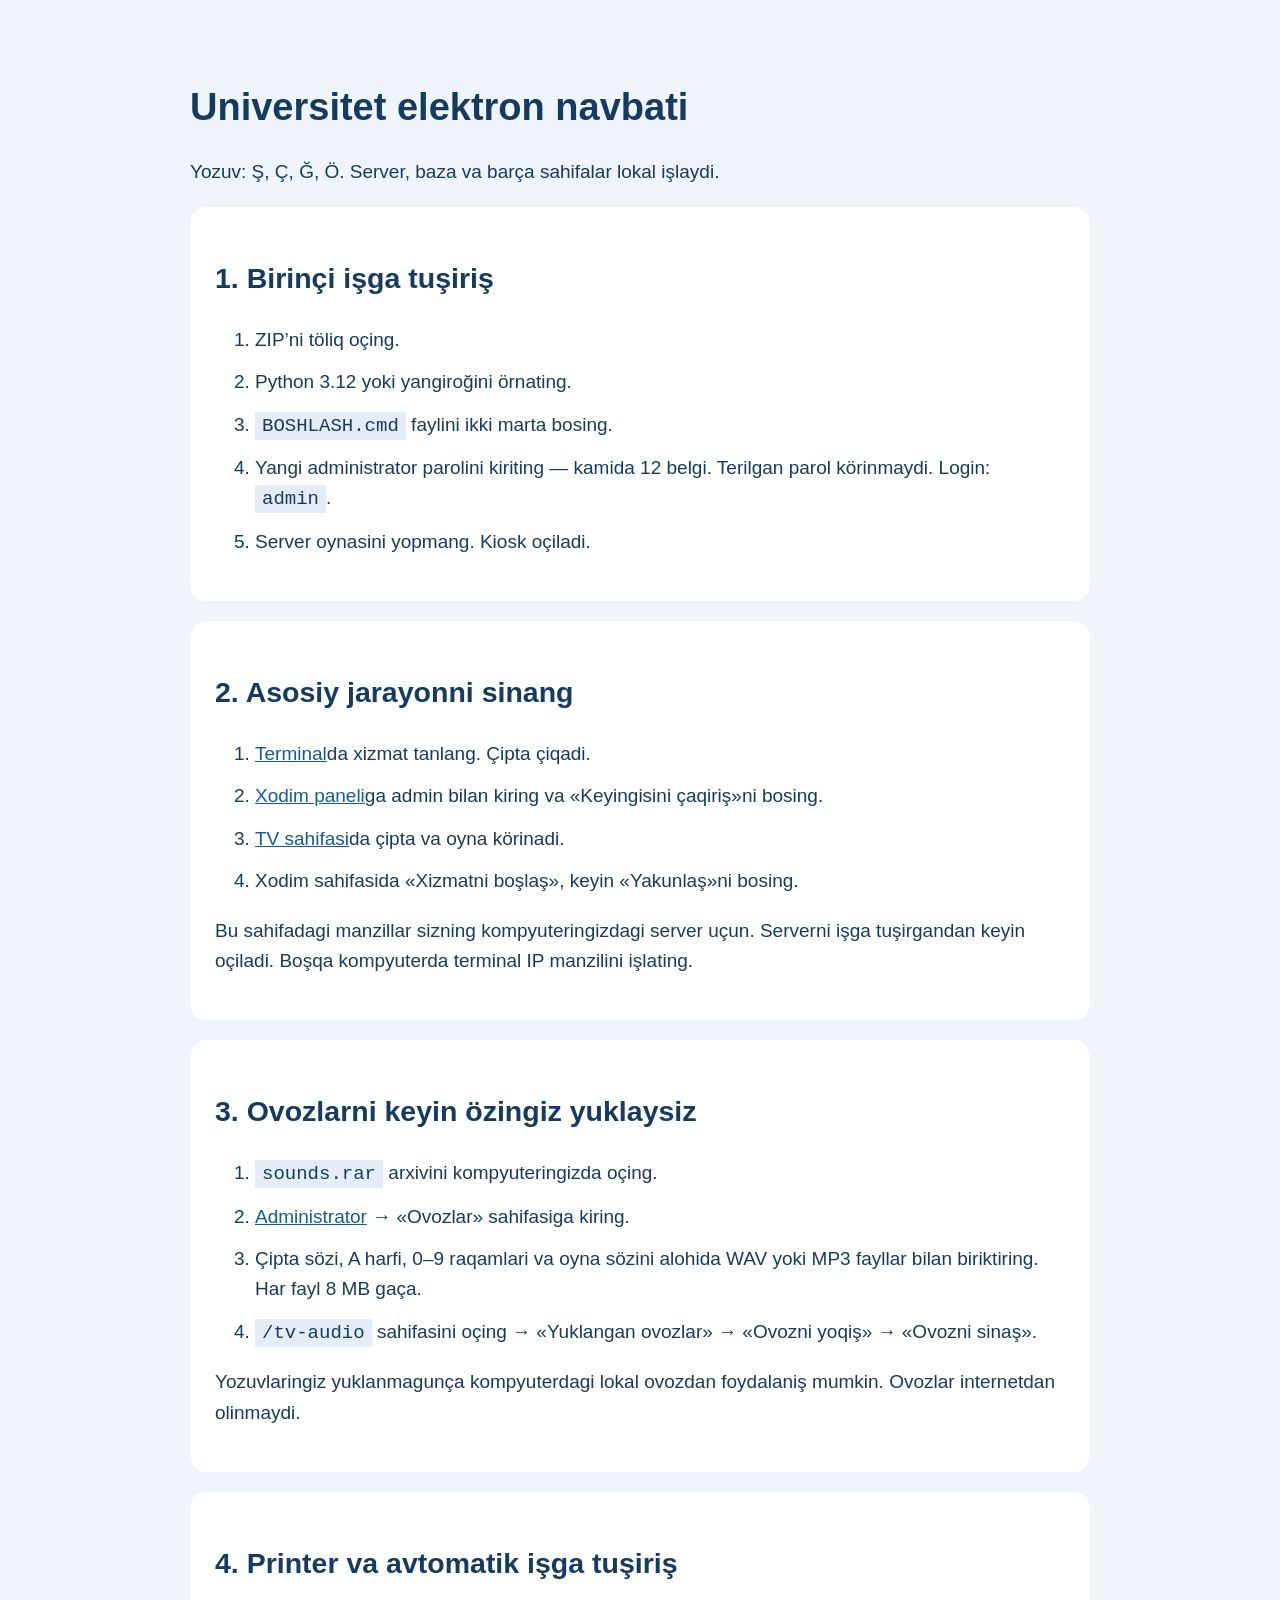
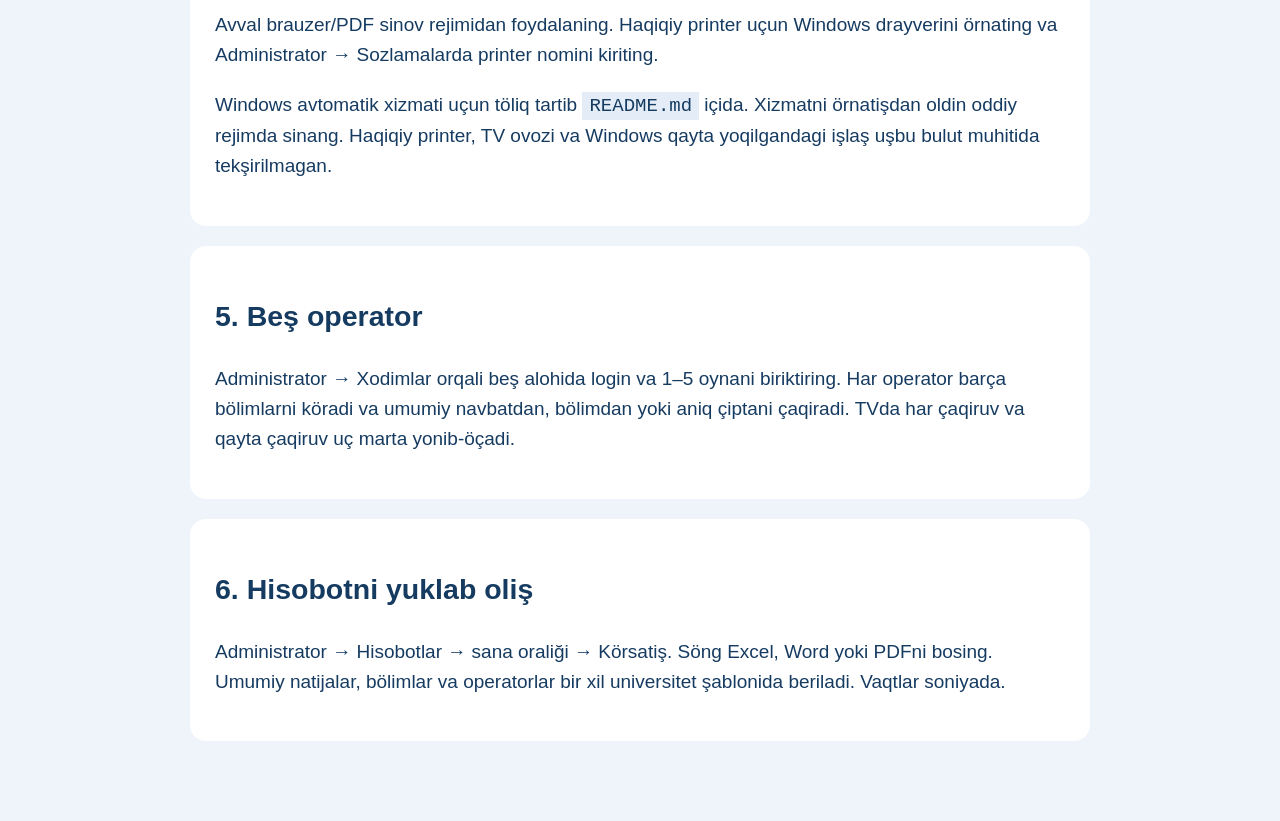
<file: YO_RIQNOMA.html>
<!doctype html><html lang="uz"><meta charset="utf-8"><meta name="viewport" content="width=device-width,initial-scale=1"><title>Universitet navbati — boşlaş</title><style>body{max-width:900px;margin:40px auto;padding:20px;background:#eef4fa;color:#163b61;font:19px/1.6 'Segoe UI',Arial}h1{line-height:1.2}section{background:white;border-radius:16px;padding:25px;margin:20px 0}code{background:#e4edf7;padding:3px 7px}li{margin:12px 0}a{color:#125b9c}</style><h1>Universitet elektron navbati</h1><p>Yozuv: Ş, Ç, Ğ, Ö. Server, baza va barça sahifalar lokal işlaydi.</p><section><h2>1. Birinçi işga tuşiriş</h2><ol><li>ZIP’ni töliq oçing.</li><li>Python 3.12 yoki yangiroğini örnating.</li><li><code>BOSHLASH.cmd</code> faylini ikki marta bosing.</li><li>Yangi administrator parolini kiriting — kamida 12 belgi. Terilgan parol körinmaydi. Login: <code>admin</code>.</li><li>Server oynasini yopmang. Kiosk oçiladi.</li></ol></section><section><h2>2. Asosiy jarayonni sinang</h2><ol><li><a href="http://127.0.0.1:8080/">Terminal</a>da xizmat tanlang. Çipta çiqadi.</li><li><a href="http://127.0.0.1:8080/staff">Xodim paneli</a>ga admin bilan kiring va «Keyingisini çaqiriş»ni bosing.</li><li><a href="http://127.0.0.1:8080/tv">TV sahifasi</a>da çipta va oyna körinadi.</li><li>Xodim sahifasida «Xizmatni boşlaş», keyin «Yakunlaş»ni bosing.</li></ol><p>Bu sahifadagi manzillar sizning kompyuteringizdagi server uçun. Serverni işga tuşirgandan keyin oçiladi. Boşqa kompyuterda terminal IP manzilini işlating.</p></section><section><h2>3. Ovozlarni keyin özingiz yuklaysiz</h2><ol><li><code>sounds.rar</code> arxivini kompyuteringizda oçing.</li><li><a href="http://127.0.0.1:8080/admin">Administrator</a> → «Ovozlar» sahifasiga kiring.</li><li>Çipta sözi, A harfi, 0–9 raqamlari va oyna sözini alohida WAV yoki MP3 fayllar bilan biriktiring. Har fayl 8 MB gaça.</li><li><code>/tv-audio</code> sahifasini oçing → «Yuklangan ovozlar» → «Ovozni yoqiş» → «Ovozni sinaş».</li></ol><p>Yozuvlaringiz yuklanmagunça kompyuterdagi lokal ovozdan foydalaniş mumkin. Ovozlar internetdan olinmaydi.</p></section><section><h2>4. Printer va avtomatik işga tuşiriş</h2><p>Avval brauzer/PDF sinov rejimidan foydalaning. Haqiqiy printer uçun Windows drayverini örnating va Administrator → Sozlamalarda printer nomini kiriting.</p><p>Windows avtomatik xizmati uçun töliq tartib <code>README.md</code> içida. Xizmatni örnatişdan oldin oddiy rejimda sinang. Haqiqiy printer, TV ovozi va Windows qayta yoqilgandagi işlaş uşbu bulut muhitida tekşirilmagan.</p></section><section><h2>5. Beş operator</h2><p>Administrator → Xodimlar orqali beş alohida login va 1–5 oynani biriktiring. Har operator barça bölimlarni köradi va umumiy navbatdan, bölimdan yoki aniq çiptani çaqiradi. TVda har çaqiruv va qayta çaqiruv uç marta yonib-öçadi.</p></section><section><h2>6. Hisobotni yuklab oliş</h2><p>Administrator → Hisobotlar → sana oraliği → Körsatiş. Söng Excel, Word yoki PDFni bosing. Umumiy natijalar, bölimlar va operatorlar bir xil universitet şablonida beriladi. Vaqtlar soniyada.</p></section></html>
</file>
